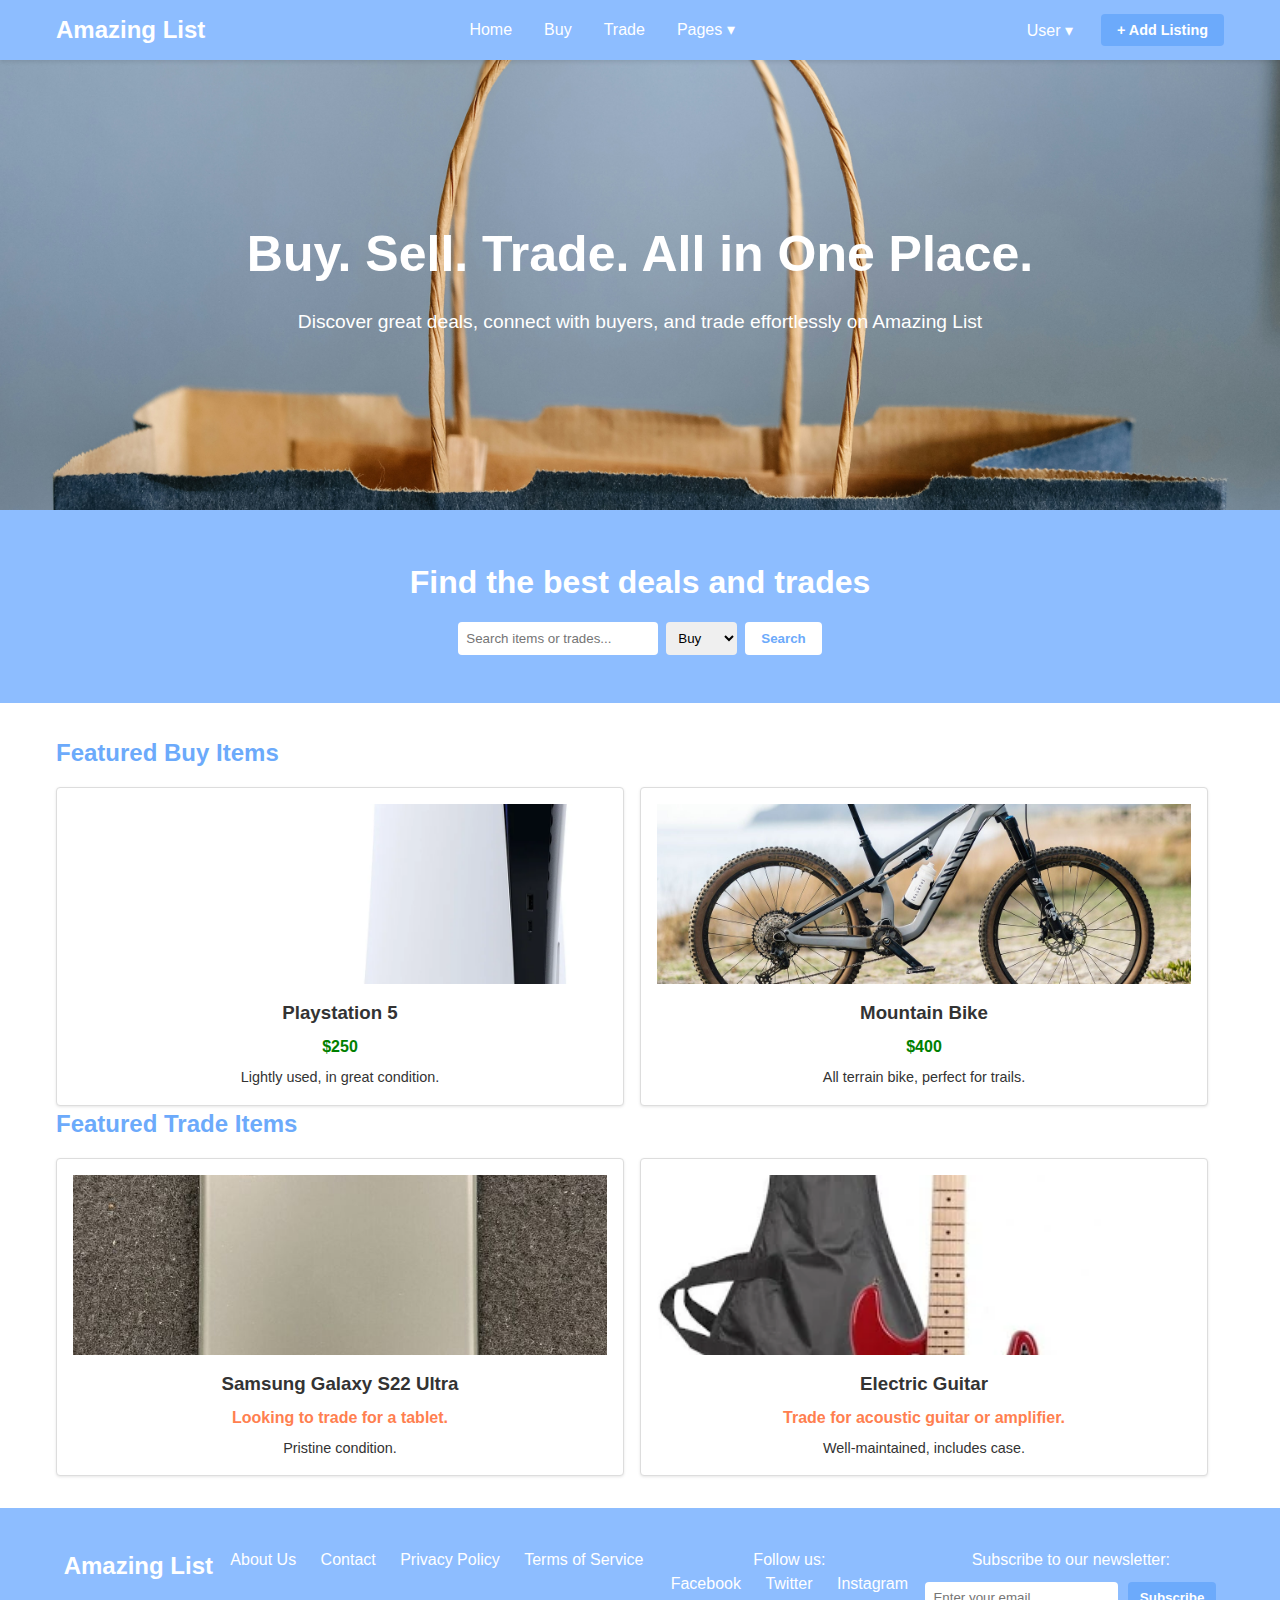
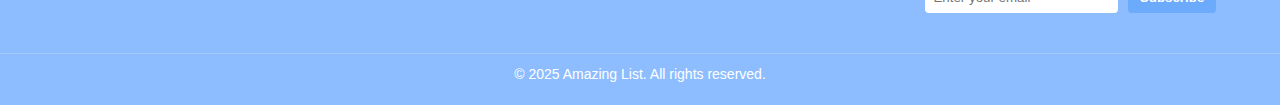
<file: Pages/index.html>
<!DOCTYPE html>
<html lang="en">
<head>
  <meta charset="UTF-8">
  <meta name="viewport" content="width=device-width, initial-scale=1.0">
  <title>Amazing List - Homepage</title>
  <link rel="stylesheet" href="../CSS/style.css">
  <script src="../Script/script.js"></script>
</head>
<body>

    <header class="site-header">
      <div class="header-wrapper">

        <!-- Logo -->
        <div class="logo">
          <a href="./index.html">Amazing List</a>
        </div>


        <!-- Navigation Links -->
        <nav class="nav-links" id="primaryNav">
          <ul>
            <li><a href="index.html">Home</a></li>
            <li><a href="buypage.html">Buy</a></li>
            <li><a href="tradepage.html">Trade</a></li>
            <li class="dropdown">
              <a href="javascript:void(0)">Pages ▾</a>
              <ul class="dropdown-menu">
                <li><a href="my-listings.html">My Listings</a></li>
                <li><a href="profile.html">Profile</a></li>
              </ul>
            </li>
          </ul>
        </nav>

        <!-- User Profile Dropdown -->
        <div class="user-profile-dropdown" id="userDropdown">
          <button class="user-btn" type="button" onclick="toggleProfileMenu()">User ▾</button>
          <ul class="profile-menu" id="profileMenu">
            <li><a href="javascript:void(0)" onclick="openModal()">Sign In</a></li>
            <li><a href="register.php">Register</a></li>
            <li><a href="logout.html">Logout</a></li>
          </ul>
        </div>

        <!-- + Add Listing Button -->
        <button class="add-listing-btn" type="button">+ Add Listing</button>

      </div>
    </header>

  <!-- Hero/Search Section -->

      <div class="hero-image">
      <div class="hero-text">
        <h1 class="hero-title">Buy. Sell. Trade. All in One Place.</h1>
        <p>Discover great deals, connect with buyers, and trade effortlessly on Amazing List</p>
      </div>
    </div>

  <section class="hero-section">
    <div class="hero-content">
      <h1>Find the best deals and trades</h1>
      <div class="search-bar">
        <input 
          type="text" 
          placeholder="Search items or trades..."
          aria-label="Search items or trades">
        <!-- Category Selector -->
        <select aria-label="Category Selector">
          <option value="buy">Buy</option>
          <option value="trade">Trade</option>
        </select>
        <button class="search-btn" type="button">Search</button>
      </div>
    </div>
  </section>

  <!-- Featured Listings Section -->
  <section class="featured-section">
    <h2>Featured Buy Items</h2>
    <div class="featured-listings">
      <!-- Example listing card -->
      <div class="listing-card">
        <img src="../Images/Playstation.webp" alt="Item 1">
        <h3>Playstation 5</h3>
        <p class="listing-price">$250</p>
        <p class="listing-desc">Lightly used, in great condition.</p>
      </div>
      <div class="listing-card">
        <img src="../Images/Mountain Bike.jpg" alt="Item 2">
        <h3>Mountain Bike</h3>
        <p class="listing-price">$400</p>
        <p class="listing-desc">All terrain bike, perfect for trails.</p>
      </div>
      <!-- Add more cards as needed -->
    </div>

    <h2>Featured Trade Items</h2>
    <div class="featured-listings">
      <!-- Example listing card -->
      <div class="listing-card">
        <img src="../Images/Samsung Galaxy 23 Ultra.jpg" alt="Item 3">
        <h3>Samsung Galaxy S22 Ultra</h3>
        <p class="listing-trade">Looking to trade for a tablet.</p>
        <p class="listing-desc">Pristine condition.</p>
      </div>
      <div class="listing-card">
        <img src="../Images/Electric Guitar.webp" alt="Item 4">
        <h3>Electric Guitar</h3>
        <p class="listing-trade">Trade for acoustic guitar or amplifier.</p>
        <p class="listing-desc">Well-maintained, includes case.</p>
      </div>
      <!-- Add more cards as needed -->
    </div>
  </section>

  <!-- Login Modal (initially hidden) -->
  <div id="loginModal" class="modal-overlay">
    <div class="modal-content">
      <span class="close-btn" onclick="closeModal()">&times;</span>
      <h2>Sign In</h2>
      <form class="login-form" action="login.php" method="POST">
        <label for="loginEmail">Email</label>
        <input type="email" id="loginEmail" name="email" placeholder="example@email.com" required>
        <label for="loginPassword">Password</label>
        <input type="password" id="loginPassword" name="password" placeholder="********" required>
        <div class="login-options">
          <label class="remember-me">
            <input type="checkbox" name="remember" value="1"> Remember me
          </label>
          <a href="#" class="forgot-link">Forgot Password?</a>
        </div>
        <button type="submit" class="login-submit-btn">Log In</button>
        <p class="signup-prompt">
          Don't have an account? <a href="register.php">Sign Up</a>
        </p>
      </form>
    </div>
  </div>

  <footer class="site-footer">
    <div class="footer-content">
      <div class="footer-logo">
        <h2>Amazing List</h2>
      </div>

      <div class="footer-links">
        <ul>
          <li><a href="#">About Us</a></li>
          <li><a href="#">Contact</a></li>
          <li><a href="#">Privacy Policy</a></li>
          <li><a href="#">Terms of Service</a></li>
        </ul>
      </div>

      <div class="footer-social">
        <p>Follow us:</p>
        <ul class="social-links">
          <li><a href="#">Facebook</a></li>
          <li><a href="#">Twitter</a></li>
          <li><a href="#">Instagram</a></li>
        </ul>
      </div>

      <div class="footer-newsletter">
        <p>Subscribe to our newsletter:</p>
        <form action="#" method="POST">
          <input type="email" name="email" placeholder="Enter your email" required>
          <button type="submit">Subscribe</button>
        </form>
      </div>
    </div>

    <div class="footer-bottom">
      <p>&copy; 2025 Amazing List. All rights reserved.</p>
    </div>
  </footer>

</body>
</html>
</file>
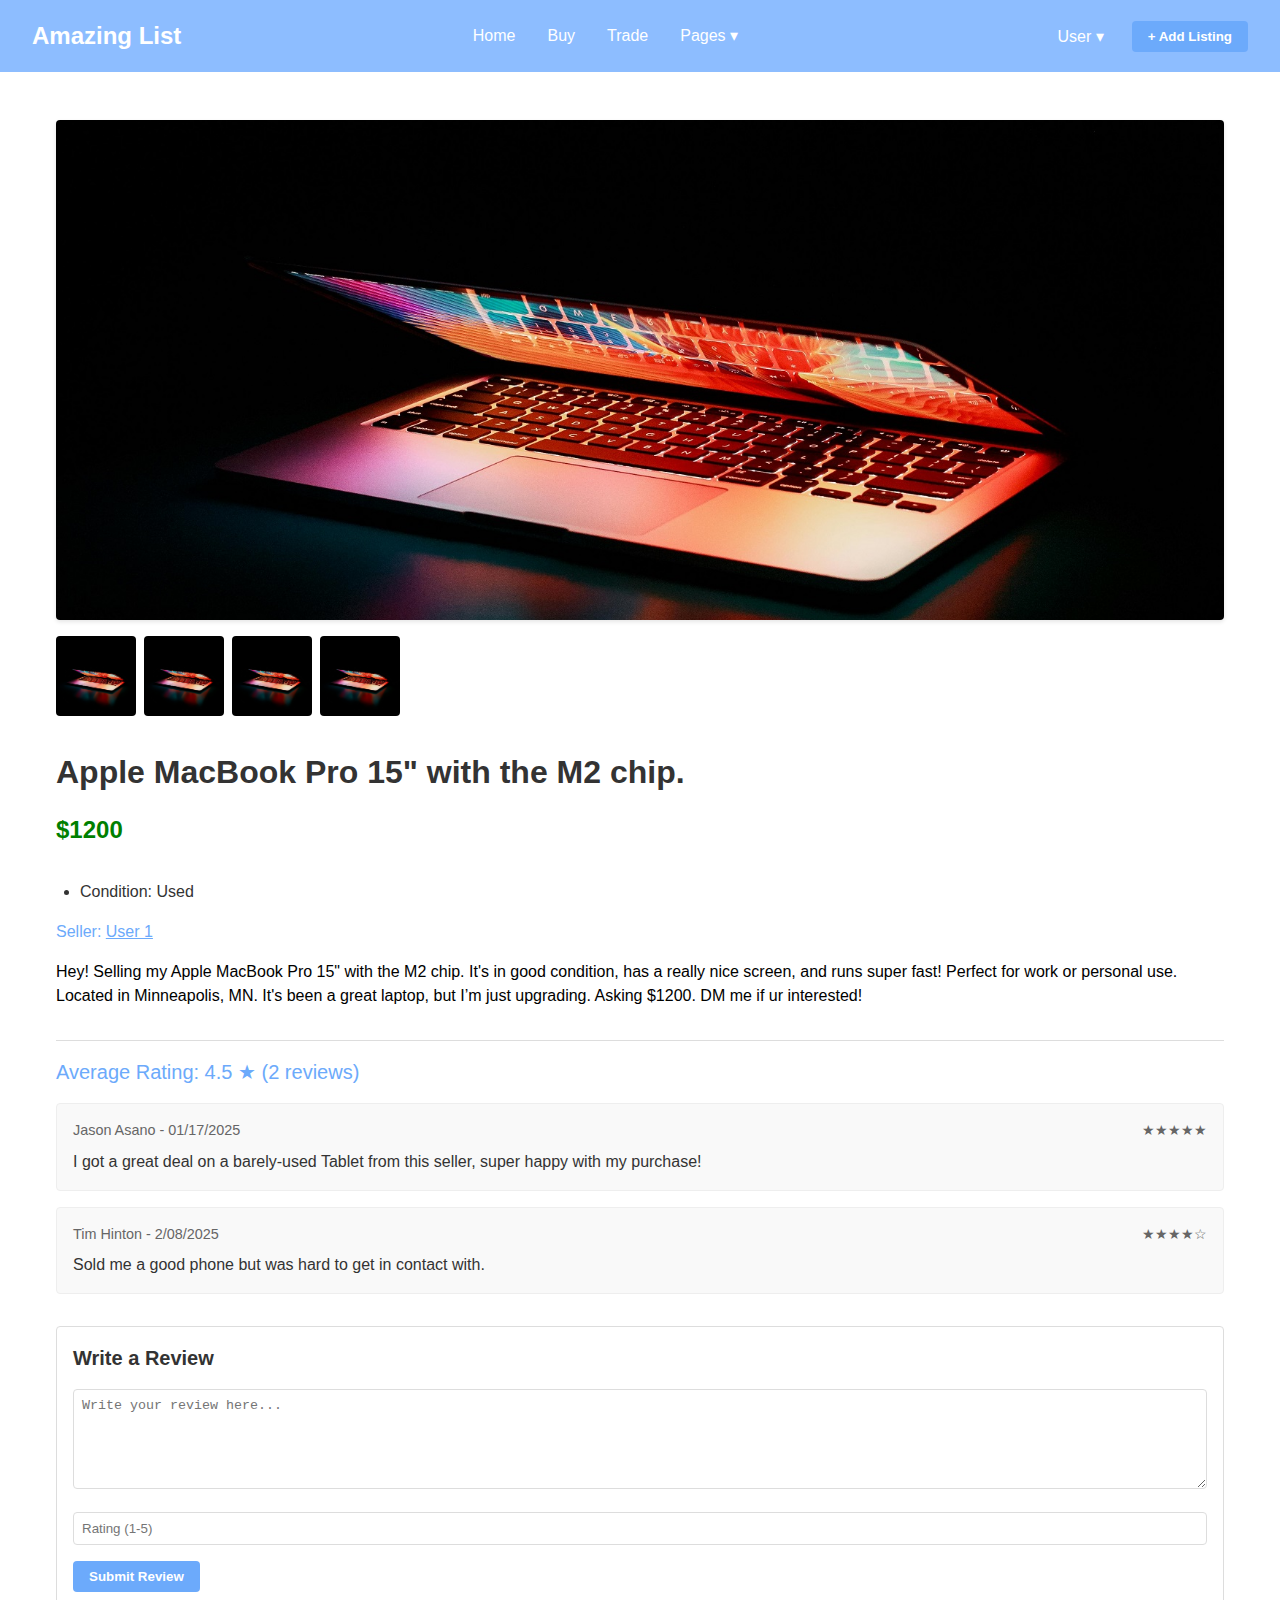
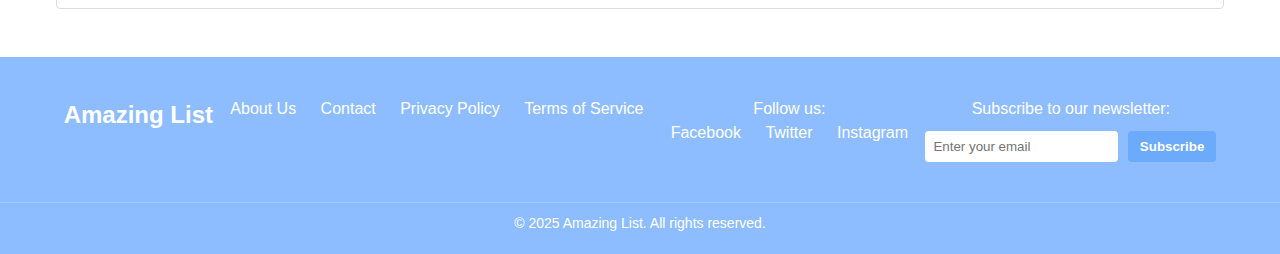
<file: Pages/productlisting.html>
<!DOCTYPE html>
<html lang="en">
<head>
  <meta charset="UTF-8">
  <meta name="viewport" content="width=device-width, initial-scale=1.0">
  <title>Product Details - Amazing List</title>
  <link rel="stylesheet" href="../CSS/productlisting.css">
  <script src="../Script/script.js"></script>
</head>
<body>

  <!-- HEADER (Reused) -->
  <header class="site-header">
    <div class="header-wrapper">
      <div class="logo">
        <a href="index.html">Amazing List</a>
      </div>
      <nav id="mainNav">
        <ul>
          <li><a href="index.html">Home</a></li>
          <li><a href="buypage.html">Buy</a></li>
          <li><a href="tradepage.html">Trade</a></li>
          <li class="dropdown">
            <a href="javascript:void(0)" onclick="toggleDropdownMenu()">Pages ▾</a>
            <ul class="dropdown-menu">
              <li><a href="my-listings.html">My Listings</a></li>
              <li><a href="profile.html">Profile</a></li>
            </ul>
          </li>
        </ul>
      </nav>

      <!-- User Profile Dropdown -->
      <div class="user-profile-dropdown" id="userDropdown">
        <button class="user-btn" type="button" onclick="toggleProfileMenu()">User ▾</button>
        <ul class="profile-menu" id="profileMenu">
          <li><a href="javascript:void(0)" onclick="openModal()">Sign In</a></li>
          <li><a href="register.php">Register</a></li>
          <li><a href="logout.html">Logout</a></li>
        </ul>
      </div>

      <!-- + Add Listing Button -->
      <button class="add-listing-btn" type="button">+ Add Listing</button>
    </div>
  </header>

  <!-- Begin Product Details Content -->
  <div class="product-details">

    <!-- Gallery Section -->
    <div class="product-gallery">
      <!-- Main Image -->
      <img src="../Images/Macbook pro.jpg" alt="Main Product Image" class="main-image">

      <!-- Thumbnail Images -->
      <div class="thumbnail-images">
        <img src="../Images/Macbook pro.jpg" alt="Thumbnail 1">
        <img src="../Images/Macbook pro.jpg" alt="Thumbnail 2">
        <img src="../Images/Macbook pro.jpg" alt="Thumbnail 3">
        <img src="../Images/Macbook pro.jpg" alt="Thumbnail 4">
      </div>
    </div>

    <!-- Product Info Section -->
    <div class="product-info">
      <h1 class="product-title">Apple MacBook Pro 15" with the M2 chip.</h1>
      <p class="product-price">$1200</p>
      <ul class="product-specs">
        <li>Condition: Used</li>
      </ul>
      <p class="seller-info">
        Seller: <a href="#">User 1</a>
      </p>
      <p class="product-description">
        Hey! Selling my Apple MacBook Pro 15" with the M2 chip. It's in good condition, has a really nice screen, and runs super fast! Perfect for work or personal use. Located in Minneapolis, MN. It's been a great laptop, but I’m just upgrading. Asking $1200. DM me if ur interested!

    </p>
    </div>

    <!-- Reviews & Ratings Section -->
    <div class="reviews-section">
      <!-- Average Rating -->
      <div class="average-rating">
        Average Rating: 4.5 ★ (2 reviews)
      </div>

      <!-- List of Reviews -->
      <div class="reviews-list">
        <div class="review">
          <div class="review-header">
            <span>Jason Asano - 01/17/2025</span>
            <span>★★★★★</span>
          </div>
          <div class="review-body">
            I got a great deal on a barely-used Tablet from this seller, super happy with my purchase!          </div>
        </div>
        <div class="review">
          <div class="review-header">
            <span>Tim Hinton - 2/08/2025</span>
            <span>★★★★☆</span>
          </div>
          <div class="review-body">
            Sold me a good phone but was hard to get in contact with.
          </div>
        </div>
      </div>

      <!-- Add a Review Form -->
      <div class="review-form">
        <h3>Write a Review</h3>
        <form action="#" method="POST">
          <textarea name="review" placeholder="Write your review here..." required></textarea>
          <input type="number" name="rating" placeholder="Rating (1-5)" min="1" max="5" required>
          <button type="submit">Submit Review</button>
        </form>
      </div>
    </div>

  </div>

  <!-- Login Modal (initially hidden(Reused))  -->
  <div id="loginModal" class="modal-overlay">
    <div class="modal-content">
      <span class="close-btn" onclick="closeModal()">&times;</span>
      <h2>Sign In</h2>
      <form class="login-form" action="login.php" method="POST">
        <label for="loginEmail">Email</label>
        <input type="email" id="loginEmail" name="email" placeholder="example@email.com" required>
        <label for="loginPassword">Password</label>
        <input type="password" id="loginPassword" name="password" placeholder="********" required>
        <div class="login-options">
          <label class="remember-me">
            <input type="checkbox" name="remember" value="1"> Remember me
          </label>
          <a href="#" class="forgot-link">Forgot Password?</a>
        </div>
        <button type="submit" class="login-submit-btn">Log In</button>
        <p class="signup-prompt">
          Don't have an account? <a href="register.php">Sign Up</a>
        </p>
      </form>
    </div>
  </div>

  <!-- FOOTER (Reused) -->
  <footer class="site-footer">
    <div class="footer-content">
      <div class="footer-logo">
        <h2>Amazing List</h2>
      </div>
      <div class="footer-links">
        <ul>
          <li><a href="#">About Us</a></li>
          <li><a href="#">Contact</a></li>
          <li><a href="#">Privacy Policy</a></li>
          <li><a href="#">Terms of Service</a></li>
        </ul>
      </div>
      <div class="footer-social">
        <p>Follow us:</p>
        <ul class="social-links">
          <li><a href="#">Facebook</a></li>
          <li><a href="#">Twitter</a></li>
          <li><a href="#">Instagram</a></li>
        </ul>
      </div>
      <div class="footer-newsletter">
        <p>Subscribe to our newsletter:</p>
        <form action="#" method="POST">
          <input type="email" name="email" placeholder="Enter your email" required>
          <button type="submit">Subscribe</button>
        </form>
      </div>
    </div>
    <div class="footer-bottom">
      <p>&copy; 2025 Amazing List. All rights reserved.</p>
    </div>
  </footer>

</body>
</html>
</file>
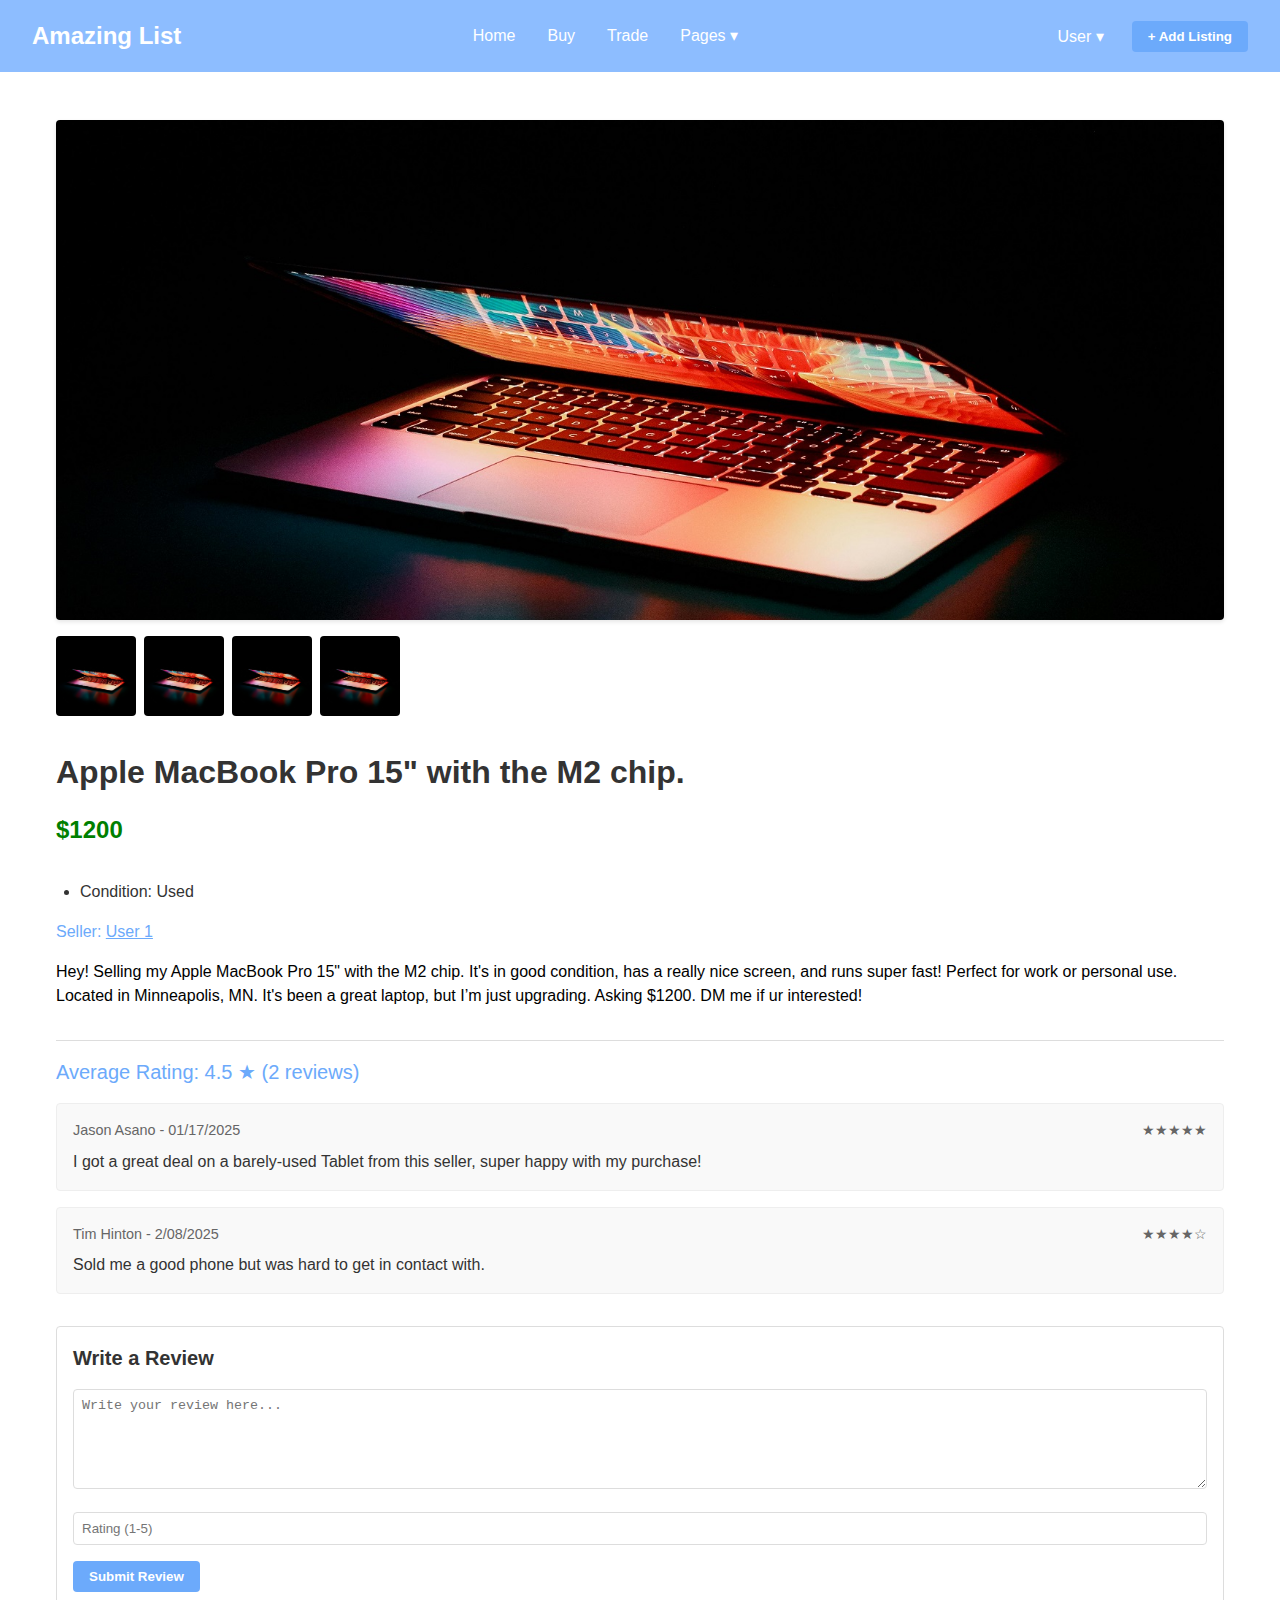
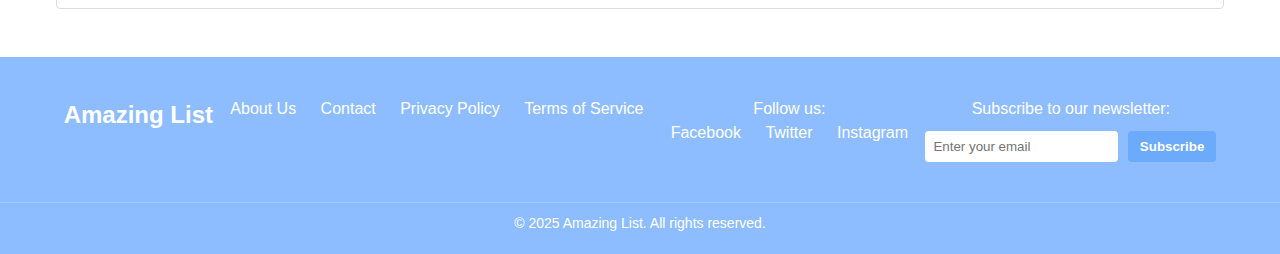
<file: Pages/productlistingtest.html>
<!DOCTYPE html>
<html lang="en">
<head>
  <meta charset="UTF-8">
  <meta name="viewport" content="width=device-width, initial-scale=1.0">
  <title>Product Details - Amazing List</title>
  <link rel="stylesheet" href="../CSS/productlisting.css">
  <script src="../Script/script.js"></script>
</head>
<body>

  <!-- HEADER (Reused) -->
  <header class="site-header">
    <div class="header-wrapper">
      <div class="logo">
        <a href="index.html">Amazing List</a>
      </div>
      <nav id="mainNav">
        <ul>
          <li><a href="index.html">Home</a></li>
          <li><a href="buypage.php">Buy</a></li>
          <li><a href="tradepage.php">Trade</a></li>
          <li class="dropdown">
            <a href="javascript:void(0)" onclick="toggleDropdownMenu()">Pages ▾</a>
            <ul class="dropdown-menu">
              <li><a href="my-listings.html">My Listings</a></li>
              <li><a href="profile.php">Profile</a></li>
            </ul>
          </li>
        </ul>
      </nav>

      <!-- User Profile Dropdown -->
      <div class="user-profile-dropdown" id="userDropdown">
        <button class="user-btn" type="button" onclick="toggleProfileMenu()">User ▾</button>
        <ul class="profile-menu" id="profileMenu">
          <li><a href="javascript:void(0)" onclick="openModal()">Sign In</a></li>
          <li><a href="register.php">Register</a></li>
          <li><a href="logout.php">Logout</a></li>
        </ul>
      </div>

      <!-- + Add Listing Button -->
      <button class="add-listing-btn" type="button">+ Add Listing</button>
    </div>
  </header>

  <!-- Begin Product Details Content -->
  <div class="product-details">

    <!-- Gallery Section -->
    <div class="product-gallery">
      <!-- Main Image -->
      <img src="../Images/Macbook pro.jpg" alt="Main Product Image" class="main-image">

      <!-- Thumbnail Images -->
      <div class="thumbnail-images">
        <img src="../Images/Macbook pro.jpg" alt="Thumbnail 1">
        <img src="../Images/Macbook pro.jpg" alt="Thumbnail 2">
        <img src="../Images/Macbook pro.jpg" alt="Thumbnail 3">
        <img src="../Images/Macbook pro.jpg" alt="Thumbnail 4">
      </div>
    </div>

    <!-- Product Info Section -->
    <div class="product-info">
      <h1 class="product-title">Apple MacBook Pro 15" with the M2 chip.</h1>
      <p class="product-price">$1200</p>
      <ul class="product-specs">
        <li>Condition: Used</li>
      </ul>
      <p class="seller-info">
        Seller: <a href="#">User 1</a>
      </p>
      <p class="product-description">
        Hey! Selling my Apple MacBook Pro 15" with the M2 chip. It's in good condition, has a really nice screen, and runs super fast! Perfect for work or personal use. Located in Minneapolis, MN. It's been a great laptop, but I’m just upgrading. Asking $1200. DM me if ur interested!

    </p>
    </div>

    <!-- Reviews & Ratings Section -->
    <div class="reviews-section">
      <!-- Average Rating -->
      <div class="average-rating">
        Average Rating: 4.5 ★ (2 reviews)
      </div>

      <!-- List of Reviews -->
      <div class="reviews-list">
        <div class="review">
          <div class="review-header">
            <span>Jason Asano - 01/17/2025</span>
            <span>★★★★★</span>
          </div>
          <div class="review-body">
            I got a great deal on a barely-used Tablet from this seller, super happy with my purchase!          </div>
        </div>
        <div class="review">
          <div class="review-header">
            <span>Tim Hinton - 2/08/2025</span>
            <span>★★★★☆</span>
          </div>
          <div class="review-body">
            Sold me a good phone but was hard to get in contact with.
          </div>
        </div>
      </div>

      <!-- Add a Review Form -->
      <div class="review-form">
        <h3>Write a Review</h3>
        <form action="#" method="POST">
          <textarea name="review" placeholder="Write your review here..." required></textarea>
          <input type="number" name="rating" placeholder="Rating (1-5)" min="1" max="5" required>
          <button type="submit">Submit Review</button>
        </form>
      </div>
    </div>

  </div>

  <!-- Login Modal (initially hidden(Reused))  -->
  <div id="loginModal" class="modal-overlay">
    <div class="modal-content">
      <span class="close-btn" onclick="closeModal()">&times;</span>
      <h2>Sign In</h2>
      <form class="login-form" action="login.php" method="POST">
        <label for="loginEmail">Email</label>
        <input type="email" id="loginEmail" name="email" placeholder="example@email.com" required>
        <label for="loginPassword">Password</label>
        <input type="password" id="loginPassword" name="password" placeholder="********" required>
        <div class="login-options">
          <label class="remember-me">
            <input type="checkbox" name="remember" value="1"> Remember me
          </label>
          <a href="#" class="forgot-link">Forgot Password?</a>
        </div>
        <button type="submit" class="login-submit-btn">Log In</button>
        <p class="signup-prompt">
          Don't have an account? <a href="register.php">Sign Up</a>
        </p>
      </form>
    </div>
  </div>

  <!-- FOOTER (Reused) -->
  <footer class="site-footer">
    <div class="footer-content">
      <div class="footer-logo">
        <h2>Amazing List</h2>
      </div>
      <div class="footer-links">
        <ul>
          <li><a href="#">About Us</a></li>
          <li><a href="#">Contact</a></li>
          <li><a href="#">Privacy Policy</a></li>
          <li><a href="#">Terms of Service</a></li>
        </ul>
      </div>
      <div class="footer-social">
        <p>Follow us:</p>
        <ul class="social-links">
          <li><a href="#">Facebook</a></li>
          <li><a href="#">Twitter</a></li>
          <li><a href="#">Instagram</a></li>
        </ul>
      </div>
      <div class="footer-newsletter">
        <p>Subscribe to our newsletter:</p>
        <form action="#" method="POST">
          <input type="email" name="email" placeholder="Enter your email" required>
          <button type="submit">Subscribe</button>
        </form>
      </div>
    </div>
    <div class="footer-bottom">
      <p>&copy; 2025 Amazing List. All rights reserved.</p>
    </div>
  </footer>

</body>
</html>
</file>
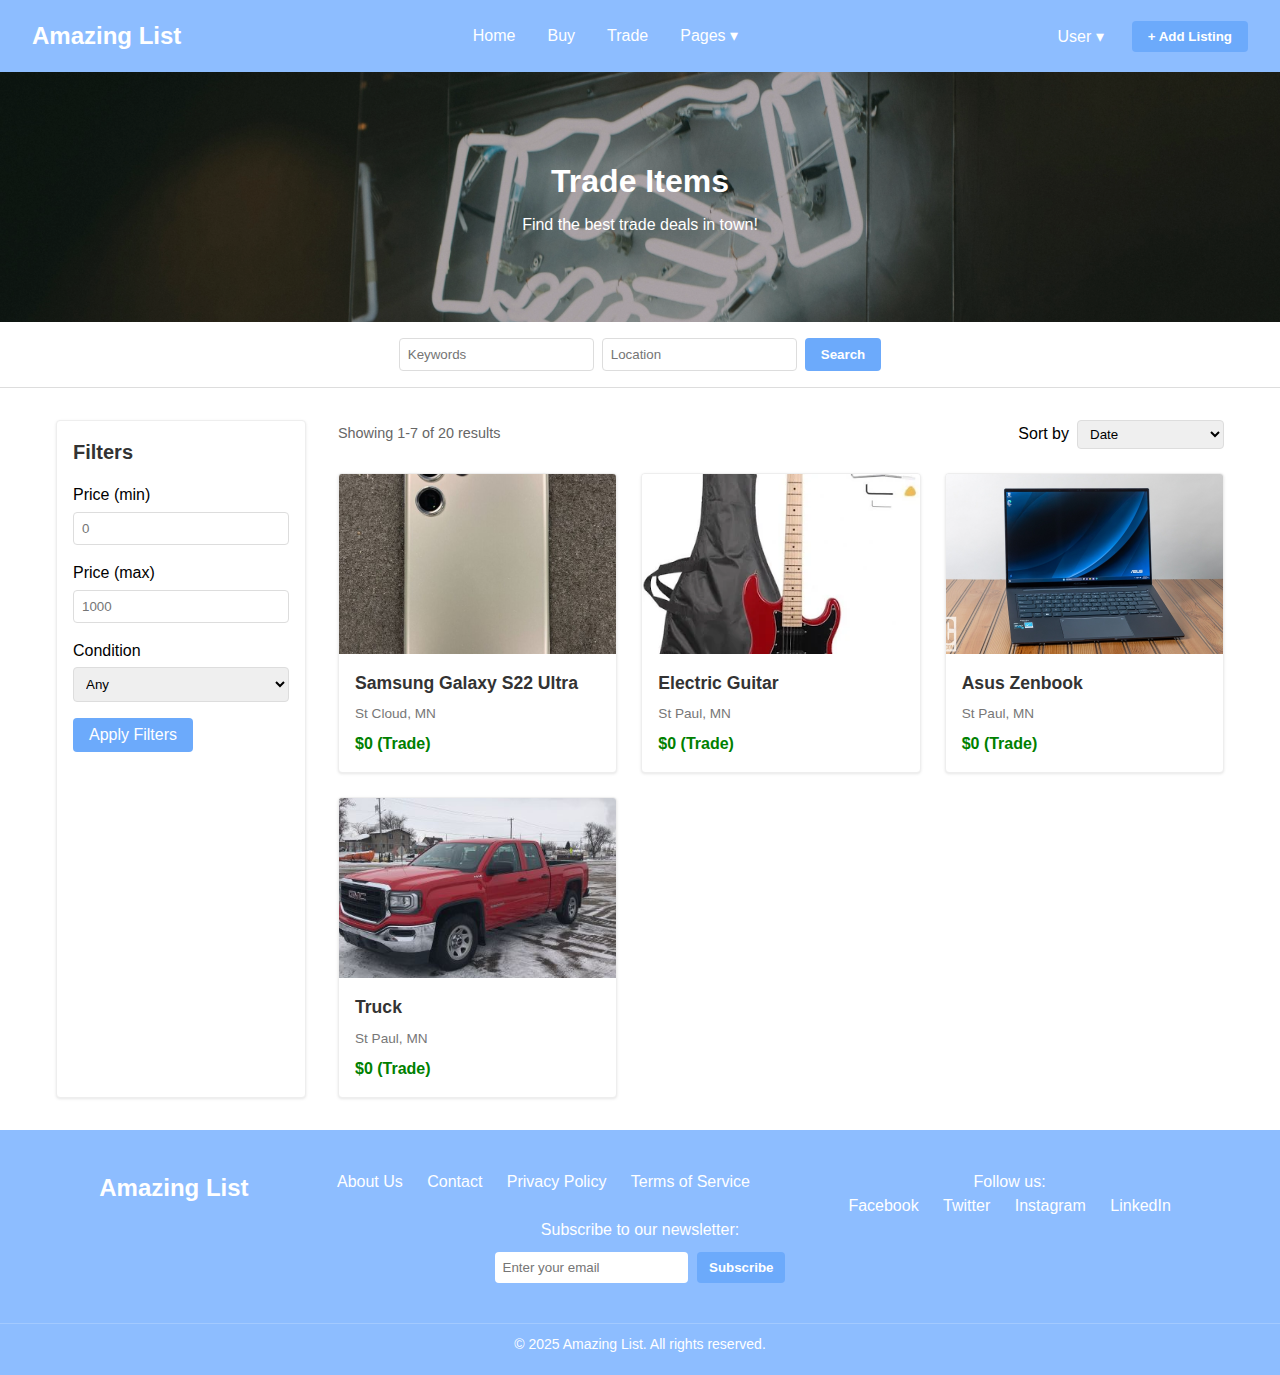
<file: Pages/tradepage.html>
<!DOCTYPE html>
<html lang="en">
<head>
  <meta charset="UTF-8">
  <meta name="viewport" content="width=device-width, initial-scale=1.0">
  <title>Trade - Amazing List</title>
  <link rel="stylesheet" href="../CSS/trade.css">
  <script src="../Script/script.js"></script>
</head>
<body>

  <!-- HEADER (Reused) -->
  <header class="site-header">
    <div class="header-wrapper">
      <div class="logo">
        <a href="index.html">Amazing List</a>
      </div>
      <nav id="mainNav">
        <ul>
          <li><a href="index.html">Home</a></li>
          <li><a href="buypage.html">Buy</a></li>
          <li><a href="tradepage.html">Trade</a></li>
          <li class="dropdown">
            <a href="#">Pages ▾</a>
            <ul class="dropdown-menu">
              <li><a href="my-listings.html">My Listings</a></li>
              <li><a href="profile.html">Profile</a></li>
            </ul>
          </li>
        </ul>
      </nav>

      <!-- User Profile Dropdown -->
      <div class="user-profile-dropdown" id="userDropdown">
        <button class="user-btn" type="button" onclick="toggleProfileMenu()">User ▾</button>
        <ul class="profile-menu" id="profileMenu">
          <li><a href="javascript:void(0)" onclick="openModal()">Sign In</a></li>
          <li><a href="register.php">Register</a></li>
          <li><a href="logout.html">Logout</a></li>
        </ul>
      </div>

      <!-- + Add Listing Button -->
      <button class="add-listing-btn" type="button">+ Add Listing</button>
    </div>
  </header>

  <!-- HERO SECTION with image link (Reused) -->
  <section class="hero-section">
    <div class="hero-content">
      <h1>Trade Items</h1>
      <p>Find the best trade deals in town!</p>
    </div>
  </section>

  <!-- SEARCH BAR SECTION (Reused)-->
  <section class="search-bar-section">
    <div class="search-bar-container">
      <input type="text" placeholder="Keywords" aria-label="Keywords">
      <input type="text" placeholder="Location" aria-label="Location">
      <button class="search-btn" type="button">Search</button>
    </div>
  </section>

  <!-- MAIN CONTAINER: FILTER PANEL + LISTINGS -->
  <div class="main-container">
    <!-- FILTER PANEL -->
    <aside class="filter-panel">
      <h2>Filters</h2>

      <!-- Categories Section -->

      <!-- Additional Filters -->
      <div class="filter-group">
        <label for="priceMin">Price (min)</label>
        <input type="number" id="priceMin" placeholder="0">
      </div>
      <div class="filter-group">
        <label for="priceMax">Price (max)</label>
        <input type="number" id="priceMax" placeholder="1000">
      </div>
      <div class="filter-group">
        <label for="condition">Condition</label>
        <select id="condition">
          <option value="">Any</option>
          <option value="new">New</option>
          <option value="used">Used</option>
          <option value="poor">Poor</option>
        </select>
      </div>
      <button class="filter-btn" type="button">Apply Filters</button>
    </aside>

    <!-- LISTINGS AREA -->
    <section class="listings-area">
        <!-- Listings Header: Sort & Results Info -->
        <div class="listings-header">
          <span>Showing 1-7 of 20 results</span>
          <div class="sort-dropdown">
            <label for="sortBy">Sort by</label>
            <select id="sortBy">
              <option value="date">Date</option>
              <option value="priceLow">Price: Low to High</option>
              <option value="priceHigh">Price: High to Low</option>
            </select>
          </div>
        </div>
        <!-- Grid of Listing Cards -->
        <div class="listings-grid">
          <!-- Listing Card 1 -->
          <div class="listing-card">
            <a href="product-details1.html">
              <img src="../Images/Samsung Galaxy 23 Ultra.jpg" alt="Samsung Galaxy S22 Ultra">
              <div class="listing-info">
                <h3>Samsung Galaxy S22 Ultra</h3>
                <p class="listing-location">St Cloud, MN</p>
                <p class="listing-price">$0 (Trade)</p>
              </div>
            </a>
          </div>
          <!-- Listing Card 2 -->
          <div class="listing-card">
            <a href="product-details2.html">
              <img src="../Images/Electric Guitar.webp" alt="Electric Guitar">
              <div class="listing-info">
                <h3>Electric Guitar</h3>
                <p class="listing-location">St Paul, MN</p>
                <p class="listing-price">$0 (Trade)</p>
              </div>
            </a>
          </div>

          <!-- Listing Card 3 -->
          <div class="listing-card">
            <a href="product-details2.html">
              <img src="../Images/asus-zenbook-14x-oled-q420_3snw.jpg" alt="Asus Zenbook">
              <div class="listing-info">
                <h3>Asus Zenbook</h3>
                <p class="listing-location">St Paul, MN</p>
                <p class="listing-price">$0 (Trade)</p>
              </div>
            </a>
          </div>

          <!-- Listing Card 4 -->
          <div class="listing-card">
            <a href="product-details2.html">
              <img src="../Images/Truck.jpeg" alt="Truck">
              <div class="listing-info">
                <h3>Truck</h3>
                <p class="listing-location">St Paul, MN</p>
                <p class="listing-price">$0 (Trade)</p>
              </div>
            </a>
          </div>


        </div>
    </section>
  </div>

  <!-- Login Modal (initially hidden (Reused)) -->
  <div id="loginModal" class="modal-overlay">
    <div class="modal-content">
      <span class="close-btn" onclick="closeModal()">&times;</span>
      <h2>Sign In</h2>
      <form class="login-form" action="login.php" method="POST">
        <label for="loginEmail">Email</label>
        <input type="email" id="loginEmail" name="email" placeholder="example@email.com" required>
        <label for="loginPassword">Password</label>
        <input type="password" id="loginPassword" name="password" placeholder="********" required>
        <div class="login-options">
          <label class="remember-me">
            <input type="checkbox" name="remember" value="1"> Remember me
          </label>
          <a href="#" class="forgot-link">Forgot Password?</a>
        </div>
        <button type="submit" class="login-submit-btn">Log In</button>
        <p class="signup-prompt">
          Don't have an account? <a href="register.php">Sign Up</a>
        </p>
      </form>
    </div>
  </div>


  <!-- FOOTER (Reused) -->
  <footer class="site-footer">
    <div class="footer-content">
      <div class="footer-logo">
        <h2>Amazing List</h2>
      </div>
      <div class="footer-links">
        <ul>
          <li><a href="#">About Us</a></li>
          <li><a href="#">Contact</a></li>
          <li><a href="#">Privacy Policy</a></li>
          <li><a href="#">Terms of Service</a></li>
        </ul>
      </div>
      <div class="footer-social">
        <p>Follow us:</p>
        <ul class="social-links">
          <li><a href="#">Facebook</a></li>
          <li><a href="#">Twitter</a></li>
          <li><a href="#">Instagram</a></li>
          <li><a href="#">LinkedIn</a></li>
        </ul>
      </div>
      <div class="footer-newsletter">
        <p>Subscribe to our newsletter:</p>
        <form action="#" method="POST">
          <input type="email" name="email" placeholder="Enter your email" required>
          <button type="submit">Subscribe</button>
        </form>
      </div>
    </div>
    <div class="footer-bottom">
      <p>&copy; 2025 Amazing List. All rights reserved.</p>
    </div>
  </footer>


</body>
</html>
</file>
<file: CSS/style.css>
/*          ROOT COLORS         */
:root {
  --sky-blue: #8DBDFF;     
  --button-sky: #6CAAFB;
  --white: #ffffff;
  --text-color: #333;
  --header-height: 60px;
  --hover-bg: rgba(255, 255, 255, 0.2);
}

/*       GLOBAL RESETS          */
* {
  margin: 0;
  padding: 0;
  box-sizing: border-box;
}
body {
  font-family: Arial, sans-serif;
  color: var(--text-color);
  background-color: var(--white);
  line-height: 1.5;
}
 }
  a {
    text-decoration: none;
    color: inherit;
  }
/*         HEADER STYLES        */
.site-header {
  background-color: var(--sky-blue);
  color: var(--white);
  height: var(--header-height);
  display: flex;
  align-items: center;
  position: relative;
  z-index: 999;
  box-shadow: 0 2px 4px rgba(0,0,0,0.1);
}
.header-wrapper {
  width: 100%;
  max-width: 1200px;
  margin: 0 auto;
  padding: 0 1rem;
  display: flex;
  align-items: center;
  justify-content: space-between;
}
.logo a {
  text-decoration: none;
  color: var(--white);
  font-size: 1.5rem;
  font-weight: bold;
  transition: opacity 0.3s ease;
}
.logo a:hover {
  opacity: 0.8;
}

/* Mobile Menu Toggle (desktop hidden, shown on mobile) */
.mobile-menu-toggle {
  display: none;
  background: none;
  border: none;
  font-size: 1.5rem;
  color: var(--white);
  cursor: pointer;
}

	/* Navigation Styles */
	nav {
	  display: table; /* shrink-to-fit */
	  margin: 0 auto; /* centers the nav in its container */
	}

	nav ul {
	  list-style: none;
	  display: flex;
	  align-items: center;
	}

	nav li {
	  position: relative;
	}

	nav a {
	  display: block;
	  padding: 0.5rem 1rem;
	  text-decoration: none;
	  color: var(--white);
	  transition: background-color 0.3s ease;
	}

	nav a:hover {
	  background-color: var(--hover-bg);
	}


	/* Dropdown Menu Styles */
	.dropdown-menu {
	  display: none; /* Hidden by default */
	  position: absolute;
	  top: 100%;
	  left: 0;
	  background-color: var(--sky-blue);
	  list-style: none;
	  padding: 0.5rem 0;
	  min-width: 150px;
	  border-radius: 4px;
	  box-shadow: 0 2px 4px rgba(0, 0, 0, 0.2);
	  z-index: 1000;
	}

	.dropdown:hover .dropdown-menu {
	  display: block;
	}

	.dropdown-menu li a {
	  padding: 0.5rem 1rem;
	}

/* User Profile Dropdown (Sign In button) */
.user-profile-dropdown {
  position: relative;
  margin-left: 1rem;
}
.user-btn {
  background: none;
  border: none;
  color: var(--white);
  font-size: 1rem;
  padding: 0.5rem 0.75rem;
  cursor: pointer;
  border-radius: 4px;
  transition: background-color 0.3s ease;
}
.user-btn:hover {
  background-color: var(--hover-bg);
}
.profile-menu {
  position: absolute;
  right: 0;
  top: calc(var(--header-height));
  background-color: var(--sky-blue);
  display: none;
  list-style: none;
  padding: 0.5rem 0;
  margin: 0;
  min-width: 120px;
  border-radius: 4px;
  box-shadow: 0 2px 4px rgba(0,0,0,0.2);
  text-align: right;
}
.profile-menu li {
  margin: 0;
}
.profile-menu a {
  display: block;
  padding: 0.5rem 1rem;
}
.profile-menu a:hover {
  background-color: var(--hover-bg);
}
.user-profile-dropdown.show .profile-menu {
  display: block;
}

/* + Add Listing Button */
.add-listing-btn {
  background-color: var(--button-sky);
  color: var(--white);
  border: none;
  padding: 0.5rem 1rem;
  font-size: 0.9rem;
  font-weight: 600;
  border-radius: 4px;
  cursor: pointer;
  transition: opacity 0.3s ease;
  margin-left: 1rem;
}
.add-listing-btn:hover {
  opacity: 0.8;
}

/* Button for opening modal */
.open-modal-btn {
  background-color: var(--button-sky);
  color: var(--white);
  border: none;
  padding: 0.6rem 1rem;
  border-radius: 4px;
  cursor: pointer;
  font-weight: 600;
  transition: opacity 0.3s ease;
}
.open-modal-btn:hover {
  opacity: 0.8;
}

/* Responsive - Hide the desktop nav, show the mobile menu toggle */
@media (max-width: 768px) {
  .mobile-menu-toggle {
    display: block;
  }
  .nav-links {
    display: none; 
    flex-direction: column;
    background-color: var(--sky-blue);
    position: absolute;
    top: var(--header-height);
    left: 0;
    width: 100%;
    padding: 1rem 0;
  }
  .nav-links ul {
    flex-direction: column;
    gap: 0;
  }
  .nav-links li {
    width: 100%;
    border-top: 1px solid var(--hover-bg);
  }
  .nav-links li:first-child {
    border-top: none;
  }
  .nav-links a {
    width: 100%;
    display: block;
  }
  .user-profile-dropdown {
    display: none;
  }
  .add-listing-btn {
    display: none;
  }
}

/*     SIGN-IN STYLES     */
.modal-overlay {
  position: fixed;
  top: 0;
  left: 0;
  width: 100%;
  height: 100%;
  background-color: rgba(0,0,0,0.5);
  display: none; /* hidden by default */
  justify-content: center;
  align-items: center;
  z-index: 9999; /* Above header, etc. */
}
.modal-overlay.show {
  display: flex;
}
.modal-content {
  background-color: var(--white);
  width: 90%;
  max-width: 400px;
  border-radius: 6px;
  padding: 2rem;
  box-shadow: 0 4px 10px rgba(0,0,0,0.3);
  position: relative;
}
.close-btn {
  position: absolute;
  top: 0.5rem;
  right: 0.75rem;
  font-size: 1.5rem;
  cursor: pointer;
  color: #aaa;
}
.close-btn:hover {
  color: #333;
}
.login-form {
  display: flex;
  flex-direction: column;
  gap: 1rem;
}
.login-form label {
  font-weight: 500;
}
.login-form input {
  padding: 0.5rem;
  border: 1px solid #ddd;
  border-radius: 4px;
}
.login-options {
  display: flex;
  justify-content: space-between;
  font-size: 0.875rem;
}
.forgot-link {
  color: var(--button-sky);
  text-decoration: none;
}
.forgot-link:hover {
  text-decoration: underline;
}
.login-submit-btn {
  background-color: var(--button-sky);
  color: var(--white);
  border: none;
  padding: 0.6rem 1rem;
  border-radius: 4px;
  cursor: pointer;
  font-weight: 600;
  transition: opacity 0.3s ease;
}
.login-submit-btn:hover {
  opacity: 0.8;
}
.signup-prompt {
  text-align: center;
  font-size: 0.9rem;
}
.signup-prompt a {
  color: var(--button-sky);
  text-decoration: none;
}
.signup-prompt a:hover {
  text-decoration: underline;
}

/*    HERO IMAGE SECTIONS       */
.hero-image {
  position: relative;
  text-align: center;
  color: var(--white);
  background: url('../Images/Sale\ bag.jpg') center/cover no-repeat;
  min-height: 50vh;
  display: flex;
  justify-content: center;
  align-items: center;
}
.hero-text {
  text-align: center;
}
.hero-title {
  font-size: 50px;
}
.hero-text h1 {
  font-size: 50px;
  margin-bottom: 1rem;
}
.hero-text p {
  font-size: 1.2rem;
  margin-bottom: 1rem;
}
.hero-text button {
  background-color: var(--button-sky);
  color: var(--white);
  border: none;
  padding: 0.7rem 1.2rem;
  font-size: 1rem;
  border-radius: 4px;
  cursor: pointer;
  transition: opacity 0.3s ease;
}
.hero-text button:hover {
  opacity: 0.8;
}

/* other Hero Search Section */
.hero-section {
  background-color: var(--sky-blue);
  padding: 3rem 1rem;
  color: var(--white);
  text-align: center;
}
.hero-content {
  max-width: 800px;
  margin: 0 auto;
}
.search-bar {
  margin-top: 1rem;
  display: inline-flex;
  gap: 0.5rem;
}
.search-bar input,
.search-bar select {
  padding: 0.5rem;
  border-radius: 4px;
  border: none;
}
.search-bar input {
  width: 200px;
}
.search-btn {
  background-color: var(--white);
  color: var(--button-sky);
  border: none;
  border-radius: 4px;
  padding: 0.5rem 1rem;
  cursor: pointer;
  font-weight: 600;
}

/*   FEATURED LISTINGS SECTION  */
.featured-section {
  max-width: 1200px;
  margin: 2rem auto;
  padding: 0 1rem;
}
.featured-section h2 {
  margin-bottom: 1rem;
  color: var(--button-sky);
}
.featured-listings {
  display: flex;
  flex-wrap: wrap;
  gap: 1rem;
}
.listing-card {
  background-color: var(--white);
  border: 1px solid #ddd;
  border-radius: 4px;
  width: calc(50% - 1rem); /* 2 columns on desktop */
  padding: 1rem;
  box-shadow: 0 1px 3px rgba(0,0,0,0.1);
  text-align: center;
}
.listing-card img {
  width: 100%;
  height: 180px;
  object-fit: cover;
}
.listing-card h3 {
  margin: 0.5rem 0;
}
.listing-price {
  color: green;
  font-weight: bold;
}
.listing-trade {
  color: #FF7F50; /*contrasting color for trades */
  font-weight: bold;
}
.listing-desc {
  font-size: 0.9rem;
  margin-top: 0.5rem;
}

/* Responsive listings */
@media (max-width: 768px) {
  .listing-card {
    width: 100%; /* Single column on mobile */
  }
}

/*         FOOTER STYLES        */
.site-footer {
  background-color: var(--sky-blue);
  color: var(--white);
  text-align: center;
  padding: 20px 0;
}
.site-footer .footer-content {
  display: flex;
  flex-wrap: wrap;
  justify-content: space-around;
  max-width: 1200px;
  margin: auto;
  padding: 20px;
}

/* Footer Logo */
.site-footer .footer-logo h2 {
  font-size: 1.5rem;
  margin-bottom: 10px;
}

/* Footer Links & Social */
.site-footer .footer-links ul,
.site-footer .footer-social ul {
  list-style: none;
  padding: 0;
  margin: 0;
}

.site-footer .footer-links ul li,
.site-footer .footer-social ul li {
  display: inline;
  margin: 0 10px;
}
.site-footer .footer-links a,
.site-footer .footer-social a {
  color: var(--white);
  text-decoration: none;
  font-weight: 500;
  transition: opacity 0.3s ease;
}
.site-footer .footer-links a:hover,
.site-footer .footer-social a:hover {
  opacity: 0.8;
}

/* Footer Newsletter */
.site-footer .footer-newsletter p {
  margin-bottom: 10px;
  font-weight: 500;
}
.site-footer .footer-newsletter input {
  padding: 8px;
  border: none;
  border-radius: 4px;
  margin-right: 5px;
}
.site-footer .footer-newsletter button {
  background-color: var(--button-sky);
  color: var(--white);
  border: none;
  padding: 8px 12px;
  font-weight: bold;
  cursor: pointer;
  border-radius: 4px;
  transition: opacity 0.3s ease;
}
.site-footer .footer-newsletter button:hover {
  opacity: 0.8;
}

/* Footer Bottom */
.site-footer .footer-bottom {
  margin-top: 20px;
  border-top: 1px solid rgba(255, 255, 255, 0.2);
  padding-top: 10px;
  font-size: 0.875rem;
}
.site-footer .footer-bottom p {
  margin: 0;
}

/* Responsive Footer */
@media (max-width: 768px) {
  .site-footer .footer-content {
    flex-direction: column;
    align-items: center;
    text-align: center;
  }
  .site-footer .footer-links ul li,
  .site-footer .footer-social ul li {
    display: inline-block;
    margin: 5px;
  }
}
</file>
<file: CSS/productlisting.css>
/* -----------------------------------------
   Root Colors & Global Resets
----------------------------------------- */
:root {
    --white: #ffffff;
    --sky-blue: #8DBDFF;
    --sky-blue-dark: #6CAAFB;
    --text-color: #333;
    --hover-bg: rgba(255,255,255,0.2);
    --light-gray: #f9f9f9;
  }
  * {
    margin: 0;
    padding: 0;
    box-sizing: border-box;
  }
  body {
    font-family: Arial, sans-serif;
    background-color: var(--white);
    color: var (--text-color);
    line-height: 1.5;
  }
  a {
    text-decoration: none;
    color: inherit;
  }
  img {
    display: block;
    width: 100%;
    height: auto;
  }
  
  /* -----------------------------------------
     HEADER STYLES
  ----------------------------------------- */
  .site-header {
    background-color: var(--sky-blue);
    color: var(--white);
    padding: 1rem 2rem;
    display: flex;
    align-items: center;
    justify-content: space-between;
    position: relative;
  }
  .header-wrapper {
    display: flex;
    align-items: center;
    justify-content: space-between;
    width: 100%;
  }
  .logo a {
    font-size: 1.5rem;
    font-weight: bold;
    color: var(--white);
  }
  .mobile-toggle {
    display: none;
    background: none;
    border: none;
    font-size: 1.5rem;
    color: var(--white);
    cursor: pointer;
  }
	/* Navigation Styles */
	nav {
	  display: table; /* shrink-to-fit */
	  margin: 0 auto; /* centers the nav in its container */
	}

	nav ul {
	  list-style: none;
	  display: flex;
	  align-items: center;
	}

	nav li {
	  position: relative;
	}

	nav a {
	  display: block;
	  padding: 0.5rem 1rem;
	  text-decoration: none;
	  color: var(--white);
	  transition: background-color 0.3s ease;
	}

	nav a:hover {
	  background-color: var(--hover-bg);
	}


	/* Dropdown Menu Styles */
	.dropdown-menu {
	  display: none; /* Hidden by default */
	  position: absolute;
	  top: 100%;
	  left: 0;
	  background-color: var(--sky-blue);
	  list-style: none;
	  padding: 0.5rem 0;
	  min-width: 150px;
	  border-radius: 4px;
	  box-shadow: 0 2px 4px rgba(0, 0, 0, 0.2);
	  z-index: 1000;
	}

	.dropdown:hover .dropdown-menu {
	  display: block;
	}

	.dropdown-menu li a {
	  padding: 0.5rem 1rem;
	}
  .user-profile-dropdown {
    position: relative;
    margin-left: 1rem;
  }
  .user-btn {
    background: none;
    border: none;
    color: var(--white);
    font-size: 1rem;
    padding: 0.5rem 0.75rem;
    cursor: pointer;
  }
  .add-listing-btn {
    background-color: var(--sky-blue-dark);
    color: var(--white);
    border: none;
    padding: 0.5rem 1rem;
    border-radius: 4px;
    cursor: pointer;
    font-weight: 600;
    margin-left: 1rem;
  }
  @media (max-width: 768px) {
    .mobile-toggle {
      display: block;
    }
    #mainNav {
      display: none;
      flex-direction: column;
      background-color: var(--sky-blue);
      position: absolute;
      top: 60px;
      left: 0;
      width: 100%;
      padding: 1rem 0;
    }
    #mainNav ul {
      flex-direction: column;
    }
  }
  


/* -------------------------------
   PRODUCT DETAILS PAGE STYLES
------------------------------- */

/* Container for Product Details */
.product-details {
    max-width: 1200px;
    margin: 2rem auto;
    padding: 1rem;
    display: flex;
    flex-direction: column;
    gap: 2rem;
  }
  
  /* -------------------------------
     Gallery Section
  ------------------------------- */
  .product-gallery {
    display: flex;
    flex-direction: column;
    gap: 1rem;
  }
  
  .product-gallery .main-image {
    width: 100%;
    height: auto;         
    max-height: 500px;    
    object-fit: cover; 
    border-radius: 4px;
    box-shadow: 0 2px 4px rgba(0,0,0,0.1);
  }
  
  .thumbnail-images {
    display: flex;
    gap: 0.5rem;
  }
  
  .thumbnail-images img {
    width: 80px;
    height: 80px;
    object-fit: cover;
    border-radius: 4px;
    cursor: pointer;
    transition: transform 0.3s ease;
  }
  
  .thumbnail-images img:hover {
    transform: scale(1.05);
  }
  
  /* -------------------------------
     Product Info Section
  ------------------------------- */
  .product-info {
    display: flex;
    flex-direction: column;
    gap: 1rem;
  }
  
  .product-title {
    font-size: 2rem;
    font-weight: bold;
    color: var(--text-color);
  }
  
  .product-price {
    font-size: 1.5rem;
    font-weight: bold;
    color: green;
    margin-bottom: 1rem;
  }
  
  .product-specs {
    list-style: disc;
    padding-left: 1.5rem;
    color: var(--text-color);
  }
  
  .seller-info {
    font-size: 1rem;
    color: var(--sky-blue-dark);
  }
  
  .seller-info a {
    color: var(--sky-blue-dark);
    text-decoration: underline;
    transition: opacity 0.3s ease;
  }
  
  .seller-info a:hover {
    opacity: 0.8;
  }
  
  /* -------------------------------
     Reviews & Ratings Section
  ------------------------------- */
  .reviews-section {
    border-top: 1px solid #ddd;
    padding-top: 1rem;
  }
  
  .average-rating {
    font-size: 1.25rem;
    margin-bottom: 0.5rem;
    color: var(--sky-blue-dark);
  }
  
  .reviews-list {
    margin-top: 1rem;
    display: flex;
    flex-direction: column;
    gap: 1rem;
  }
  
  .review {
    border: 1px solid #eee;
    border-radius: 4px;
    padding: 1rem;
    background-color: var(--light-gray);
  }
  
  .review-header {
    display: flex;
    justify-content: space-between;
    align-items: center;
    margin-bottom: 0.5rem;
    font-size: 0.9rem;
    color: #666;
  }
  
  .review-body {
    font-size: 1rem;
    color: var(--text-color);
  }
  
  /* -------------------------------
     Add a Review Form
  ------------------------------- */
  .review-form {
    margin-top: 2rem;
    padding: 1rem;
    border: 1px solid #ddd;
    border-radius: 4px;
    background-color: var(--white);
  }
  
  .review-form h3 {
    margin-bottom: 1rem;
    font-size: 1.25rem;
    color: var(--text-color);
  }
  
  .review-form textarea {
    width: 100%;
    min-height: 100px;
    padding: 0.5rem;
    border: 1px solid #ddd;
    border-radius: 4px;
    resize: vertical;
    margin-bottom: 1rem;
  }
  
  .review-form input[type="text"],
  .review-form input[type="number"] {
    width: 100%;
    padding: 0.5rem;
    border: 1px solid #ddd;
    border-radius: 4px;
    margin-bottom: 1rem;
  }
  
  .review-form button {
    background-color: var(--sky-blue-dark);
    color: var(--white);
    border: none;
    padding: 0.5rem 1rem;
    border-radius: 4px;
    cursor: pointer;
    font-weight: bold;
    transition: opacity 0.3s ease;
  }
  
  .review-form button:hover {
    opacity: 0.8;
  }
  
  /* -------------------------------
     Responsive Adjustments
  ------------------------------- */
  @media (max-width: 768px) {
    .product-gallery .main-image {
      height: 250px;
    }
    .thumbnail-images img {
      width: 60px;
      height: 60px;
    }
    .product-title {
      font-size: 1.5rem;
    }
    .product-price {
      font-size: 1.25rem;
    }
  }
    /* -----------------------------------------
     FOOTER STYLES
  ----------------------------------------- */
  .site-footer {
    background-color: var(--sky-blue);
    color: var(--white);
    text-align: center;
    padding: 20px 0;
  }
  .site-footer .footer-content {
    display: flex;
    flex-wrap: wrap;
    justify-content: space-around;
    max-width: 1200px;
    margin: auto;
    padding: 20px;
  }
  .site-footer .footer-logo h2 {
    font-size: 1.5rem;
    margin-bottom: 10px;
  }
  .site-footer .footer-links ul,
  .site-footer .footer-social ul {
    list-style: none;
    padding: 0;
    margin: 0;
  }
  .site-footer .footer-links ul li,
  .site-footer .footer-social ul li {
    display: inline;
    margin: 0 10px;
  }
  .site-footer .footer-links a,
  .site-footer .footer-social a {
    color: var(--white);
    text-decoration: none;
    font-weight: 500;
    transition: opacity 0.3s ease;
  }
  .site-footer .footer-links a:hover,
  .site-footer .footer-social a:hover {
    opacity: 0.8;
  }
  .site-footer .footer-newsletter p {
    margin-bottom: 10px;
    font-weight: 500;
  }
  .site-footer .footer-newsletter input {
    padding: 8px;
    border: none;
    border-radius: 4px;
    margin-right: 5px;
  }
  .site-footer .footer-newsletter button {
    background-color: var(--sky-blue-dark);
    color: var(--white);
    border: none;
    padding: 8px 12px;
    font-weight: bold;
    cursor: pointer;
    border-radius: 4px;
    transition: opacity 0.3s ease;
  }
  .site-footer .footer-newsletter button:hover {
    opacity: 0.8;
  }
  .site-footer .footer-bottom {
    margin-top: 20px;
    border-top: 1px solid rgba(255,255,255,0.2);
    padding-top: 10px;
    font-size: 0.875rem;
  }
  .site-footer .footer-bottom p {
    margin: 0;
  }
  @media (max-width: 768px) {
    .site-footer .footer-content {
      flex-direction: column;
      align-items: center;
      text-align: center;
    }
    .site-footer .footer-links ul li,
    .site-footer .footer-social ul li {
      display: inline-block;
      margin: 5px;
    }
  }

  /* Sign-In Modal Styles */
  .modal-overlay {
    position: fixed;
    top: 0;
    left: 0;
    width: 100%;
    height: 100%;
    background-color: rgba(0,0,0,0.5);
    display: none; 
    justify-content: center;
    align-items: center;
    z-index: 9999; 
  }
  .modal-overlay.show {
    display: flex;
  }
  .modal-content {
    background-color: var(--white);
    width: 90%;
    max-width: 400px;
    border-radius: 6px;
    padding: 2rem;
    box-shadow: 0 4px 10px rgba(0,0,0,0.3);
    position: relative;
  }
  .close-btn {
    position: absolute;
    top: 0.5rem;
    right: 0.75rem;
    font-size: 1.5rem;
    cursor: pointer;
    color: #aaa;
  }
  .close-btn:hover {
    color: #333;
  }
  .login-form {
    display: flex;
    flex-direction: column;
    gap: 1rem;
  }
  .login-form label {
    font-weight: 500;
  }
  .login-form input {
    padding: 0.5rem;
    border: 1px solid #ddd;
    border-radius: 4px;
  }
  .login-options {
    display: flex;
    justify-content: space-between;
    font-size: 0.875rem;
  }
  .forgot-link {
    color: var(--sky-blue-dark);
    text-decoration: none;
  }
  .forgot-link:hover {
    text-decoration: underline;
  }
  .login-submit-btn {
    background-color: var(--sky-blue-dark);
    color: var(--white);
    border: none;
    padding: 0.6rem 1rem;
    border-radius: 4px;
    cursor: pointer;
    font-weight: 600;
    transition: opacity 0.3s ease;
  }
  .login-submit-btn:hover {
    opacity: 0.8;
  }
  .signup-prompt {
    text-align: center;
    font-size: 0.9rem;
  }
  .signup-prompt a {
    color: var(--sky-blue-dark);
    text-decoration: none;
  }
  .signup-prompt a:hover {
    text-decoration: underline;
  }

  /* User Profile Dropdown (Sign In button) */
.user-profile-dropdown {
  position: relative;
  margin-left: 1rem;
}
.user-btn {
  background: none;
  border: none;
  color: var(--white);
  font-size: 1rem;
  padding: 0.5rem 0.75rem;
  cursor: pointer;
  border-radius: 4px;
  transition: background-color 0.3s ease;
}
.user-btn:hover {
  background-color: var(--hover-bg);
}
.profile-menu {
  position: absolute;
  right: 0;
  top: calc(var(--header-height));
  background-color: var(--sky-blue);
  display: none;
  list-style: none;
  padding: 0.5rem 0;
  margin: 0;
  min-width: 120px;
  border-radius: 4px;
  box-shadow: 0 2px 4px rgba(0,0,0,0.2);
  text-align: right;
  z-index: 1000; /* Higher than the hero image */
}
.profile-menu li {
  margin: 0;
}
.profile-menu a {
  display: block;
  padding: 0.5rem 1rem;
}
.profile-menu a:hover {
  background-color: var(--hover-bg);
}
.user-profile-dropdown.show .profile-menu {
  display: block;
}
</file>
<file: CSS/trade.css>
/* -----------------------------------------
   Root Colors & Global Resets
----------------------------------------- */
:root {
    --white: #ffffff;
    --sky-blue: #8DBDFF;
    --sky-blue-dark: #6CAAFB;
    --text-color: #333;
    --hover-bg: rgba(255,255,255,0.2);
    --light-gray: #f9f9f9;
  }
  * {
    margin: 0;
    padding: 0;
    box-sizing: border-box;
  }
  body {
    font-family: Arial, sans-serif;
    background-color: var(--white);
    color: var (--text-color);
    line-height: 1.5;
  }
  a {
    text-decoration: none;
    color: inherit;
  }
  img {
    display: block;
    width: 100%;
    height: auto;
  }
  
  /* -----------------------------------------
     HEADER STYLES
  ----------------------------------------- */
  .site-header {
    background-color: var(--sky-blue);
    color: var(--white);
    padding: 1rem 2rem;
    display: flex;
    align-items: center;
    justify-content: space-between;
    position: relative;
  }
  .header-wrapper {
    display: flex;
    align-items: center;
    justify-content: space-between;
    width: 100%;
  }
  .logo a {
    font-size: 1.5rem;
    font-weight: bold;
    color: var(--white);
  }
  
	/* Navigation Styles */

	nav {
	  display: table; /* shrink-to-fit */
	  margin: 0 auto; /* centers the nav in its container */
	}

	nav ul {
	  list-style: none;
	  display: flex;
	  align-items: center;
	}

	nav li {
	  position: relative;
	}

	nav a {
	  display: block;
	  padding: 0.5rem 1rem;
	  text-decoration: none;
	  color: var(--white);
	  transition: background-color 0.3s ease;
	}

	nav a:hover {
	  background-color: var(--hover-bg);
	}
	/* Dropdown Menu Styles */
	.dropdown-menu {
	  display: none; /* Hidden by default */
	  position: absolute;
	  top: 100%;
	  left: 0;
	  background-color: var(--sky-blue);
	  list-style: none;
	  padding: 0.5rem 0;
	  min-width: 150px;
	  border-radius: 4px;
	  box-shadow: 0 2px 4px rgba(0, 0, 0, 0.2);
	  z-index: 1000;
	}

	.dropdown:hover .dropdown-menu {
	  display: block;
	}

	.dropdown-menu li a {
	  padding: 0.5rem 1rem;
	}
  .user-profile-dropdown {
    position: relative;
    margin-left: 1rem;
  }
  .user-btn {
    background: none;
    border: none;
    color: var(--white);
    font-size: 1rem;
    padding: 0.5rem 0.75rem;
    cursor: pointer;
  }
  .add-listing-btn {
    background-color: var(--sky-blue-dark);
    color: var(--white);
    border: none;
    padding: 0.5rem 1rem;
    border-radius: 4px;
    cursor: pointer;
    font-weight: 600;
    margin-left: 1rem;
  }

  
  /* -----------------------------------------
     HERO SECTION
  ----------------------------------------- */
  .hero-section {
    position: relative;
    background: url('../Images/Trade.jpg') center/cover no-repeat;
    height: 250px;
    display: flex;
    align-items: center;
    justify-content: center;
    text-align: center;
    color: var(--white);
  }
  .hero-section::before {
    content: "";
    position: absolute;
    top: 0; left: 0; right: 0; bottom: 0;
    background-color: rgba(0,0,0,0.3);
  }
  .hero-content {
    position: relative;
    z-index: 1;
  }
  .hero-content h1 {
    font-size: 2rem;
    margin-bottom: 0.5rem;
  }
  .hero-content p {
    font-size: 1rem;
  }

  /* Makes hero images fill their container */
  .hero-img {
    width: 100%;
    height: 100%;
    object-fit: cover;
    display: block;
  }
  
  /* -----------------------------------------
     SEARCH BAR SECTION
  ----------------------------------------- */
  .search-bar-section {
    background-color: var(--white);
    border-bottom: 1px solid #ddd;
    padding: 1rem;
    text-align: center;
  }
  .search-bar-container {
    display: inline-flex;
    gap: 0.5rem;
  }
  .search-bar-container input {
    padding: 0.5rem;
    border: 1px solid #ddd;
    border-radius: 4px;
  }
  .search-btn {
    background-color: var(--sky-blue-dark);
    color: var(--white);
    border: none;
    padding: 0.5rem 1rem;
    border-radius: 4px;
    cursor: pointer;
    font-weight: 600;
    transition: opacity 0.3s ease;
  }
  .search-btn:hover {
    opacity: 0.8;
  }
  
  /* -----------------------------------------
     MAIN CONTAINER (Filter Panel + Listings)
  ----------------------------------------- */
  .main-container {
    max-width: 1200px;
    margin: 2rem auto;
    display: flex;
    gap: 2rem;
    padding: 0 1rem;
  }
  @media (max-width: 992px) {
    .main-container {
      flex-direction: column;
    }
  }
  
  /* -----------------------------------------
     FILTER PANEL
  ----------------------------------------- */
  .filter-panel {
    flex: 0 0 250px;
    background-color: var(--white);
    border: 1px solid #eee;
    border-radius: 4px;
    padding: 1rem;
    box-shadow: 0 1px 3px rgba(0,0,0,0.1);
  }
  .filter-panel h2 {
    font-size: 1.25rem;
    margin-bottom: 1rem;
    color: var(--text-color);
  }
  .filter-group {
    margin-bottom: 1rem;
  }
  .filter-group label {
    display: block;
    margin-bottom: 0.3rem;
    font-weight: 500;
  }
  .filter-group input,
  .filter-group select {
    width: 100%;
    padding: 0.5rem;
    border: 1px solid #ddd;
    border-radius: 4px;
  }
  /* Categories Section inside Filter Panel */
  .filter-categories {
    margin-bottom: 1rem;
  }
  .filter-categories h3 {
    margin-bottom: 0.5rem;
    font-size: 1rem;
    font-weight: 600;
  }
  .filter-categories ul {
    list-style: none;
    padding: 0;
    margin: 0;
  }
  .filter-categories li {
    margin-bottom: 0.3rem;
  }
  .filter-categories a {
    color: var(--sky-blue-dark);
    transition: opacity 0.3s ease;
  }
  .filter-categories a:hover {
    opacity: 0.8;
  }
  .filter-btn {
    background-color: var(--sky-blue-dark);
    color: var(--white);
    border: none;
    padding: 0.5rem 1rem;
    border-radius: 4px;
    font-size: 1rem;
    cursor: pointer;
    transition: opacity 0.3s ease;
  }
  .filter-btn:hover {
    opacity: 0.8;
  }
  
  /* -----------------------------------------
     LISTINGS AREA
  ----------------------------------------- */
  .listings-area {
    flex: 1;
    display: flex;
    flex-direction: column;
    gap: 1.5rem;
  }
  .listings-header {
    display: flex;
    justify-content: space-between;
    align-items: center;
    flex-wrap: wrap;
  }
  .listings-header span {
    font-size: 0.9rem;
    color: #666;
  }
  .sort-dropdown {
    display: flex;
    align-items: center;
    gap: 0.5rem;
  }
  .sort-dropdown select {
    padding: 0.3rem 0.5rem;
    border: 1px solid #ddd;
    border-radius: 4px;
  }
  /* Listings Grid */
  .listings-grid {
    display: grid;
    grid-template-columns: repeat(auto-fit, minmax(250px, 1fr));
    gap: 1.5rem;
  }
  .listing-card {
    background-color: var(--white);
    border: 1px solid #eee;
    border-radius: 4px;
    box-shadow: 0 1px 3px rgba(0,0,0,0.1);
    overflow: hidden;
    transition: transform 0.3s ease;
  }
  .listing-card:hover {
    transform: translateY(-5px);
  }
  .listing-card img {
    width: 100%;
    height: 180px;
    object-fit: cover;
  }
  .listing-info {
    padding: 1rem;
  }
  .listing-info h3 {
    font-size: 1.1rem;
    margin-bottom: 0.5rem;
    color: var(--text-color);
  }
  .listing-location {
    font-size: 0.85rem;
    color: #777;
    margin-bottom: 0.5rem;
  }
  .listing-price {
    font-size: 1rem;
    font-weight: bold;
    color: green;
  }
  
  /* -----------------------------------------
     FOOTER STYLES
  ----------------------------------------- */
  .site-footer {
    background-color: var(--sky-blue);
    color: var(--white);
    text-align: center;
    padding: 20px 0;
  }
  .site-footer .footer-content {
    display: flex;
    flex-wrap: wrap;
    justify-content: space-around;
    max-width: 1200px;
    margin: auto;
    padding: 20px;
  }
  .site-footer .footer-logo h2 {
    font-size: 1.5rem;
    margin-bottom: 10px;
  }
  .site-footer .footer-links ul,
  .site-footer .footer-social ul {
    list-style: none;
    padding: 0;
    margin: 0;
  }
  .site-footer .footer-links ul li,
  .site-footer .footer-social ul li {
    display: inline;
    margin: 0 10px;
  }
  .site-footer .footer-links a,
  .site-footer .footer-social a {
    color: var(--white);
    text-decoration: none;
    font-weight: 500;
    transition: opacity 0.3s ease;
  }
  .site-footer .footer-links a:hover,
  .site-footer .footer-social a:hover {
    opacity: 0.8;
  }
  .site-footer .footer-newsletter p {
    margin-bottom: 10px;
    font-weight: 500;
  }
  .site-footer .footer-newsletter input {
    padding: 8px;
    border: none;
    border-radius: 4px;
    margin-right: 5px;
  }
  .site-footer .footer-newsletter button {
    background-color: var(--sky-blue-dark);
    color: var(--white);
    border: none;
    padding: 8px 12px;
    font-weight: bold;
    cursor: pointer;
    border-radius: 4px;
    transition: opacity 0.3s ease;
  }
  .site-footer .footer-newsletter button:hover {
    opacity: 0.8;
  }
  .site-footer .footer-bottom {
    margin-top: 20px;
    border-top: 1px solid rgba(255,255,255,0.2);
    padding-top: 10px;
    font-size: 0.875rem;
  }
  .site-footer .footer-bottom p {
    margin: 0;
  }
  @media (max-width: 768px) {
    .site-footer .footer-content {
      flex-direction: column;
      align-items: center;
      text-align: center;
    }
    .site-footer .footer-links ul li,
    .site-footer .footer-social ul li {
      display: inline-block;
      margin: 5px;
    }
  }

  /* Sign-In Modal Styles */
  .modal-overlay {
    position: fixed;
    top: 0;
    left: 0;
    width: 100%;
    height: 100%;
    background-color: rgba(0,0,0,0.5);
    display: none; /* hidden by default */
    justify-content: center;
    align-items: center;
    z-index: 9999; /* Above header, etc. */
  }
  .modal-overlay.show {
    display: flex;
  }
  .modal-content {
    background-color: var(--white);
    width: 90%;
    max-width: 400px;
    border-radius: 6px;
    padding: 2rem;
    box-shadow: 0 4px 10px rgba(0,0,0,0.3);
    position: relative;
  }
  .close-btn {
    position: absolute;
    top: 0.5rem;
    right: 0.75rem;
    font-size: 1.5rem;
    cursor: pointer;
    color: #aaa;
  }
  .close-btn:hover {
    color: #333;
  }
  .login-form {
    display: flex;
    flex-direction: column;
    gap: 1rem;
  }
  .login-form label {
    font-weight: 500;
  }
  .login-form input {
    padding: 0.5rem;
    border: 1px solid #ddd;
    border-radius: 4px;
  }
  .login-options {
    display: flex;
    justify-content: space-between;
    font-size: 0.875rem;
  }
  .forgot-link {
    color: var(--sky-blue-dark);
    text-decoration: none;
  }
  .forgot-link:hover {
    text-decoration: underline;
  }
  .login-submit-btn {
    background-color: var(--sky-blue-dark);
    color: var(--white);
    border: none;
    padding: 0.6rem 1rem;
    border-radius: 4px;
    cursor: pointer;
    font-weight: 600;
    transition: opacity 0.3s ease;
  }
  .login-submit-btn:hover {
    opacity: 0.8;
  }
  .signup-prompt {
    text-align: center;
    font-size: 0.9rem;
  }
  .signup-prompt a {
    color: var(--sky-blue-dark);
    text-decoration: none;
  }
  .signup-prompt a:hover {
    text-decoration: underline;
  }

  /* User Profile Dropdown (Sign In button) */
.user-profile-dropdown {
  position: relative;
  margin-left: 1rem;
}
.user-btn {
  background: none;
  border: none;
  color: var(--white);
  font-size: 1rem;
  padding: 0.5rem 0.75rem;
  cursor: pointer;
  border-radius: 4px;
  transition: background-color 0.3s ease;
}
.user-btn:hover {
  background-color: var(--hover-bg);
}
.profile-menu {
  position: absolute;
  right: 0;
  top: calc(var(--header-height));
  background-color: var(--sky-blue);
  display: none;
  list-style: none;
  padding: 0.5rem 0;
  margin: 0;
  min-width: 120px;
  border-radius: 4px;
  box-shadow: 0 2px 4px rgba(0,0,0,0.2);
  text-align: right;
  z-index: 1000; /* Higher than the hero image */
}
.profile-menu li {
  margin: 0;
}
.profile-menu a {
  display: block;
  padding: 0.5rem 1rem;
}
.profile-menu a:hover {
  background-color: var(--hover-bg);
}
.user-profile-dropdown.show .profile-menu {
  display: block;
}
</file>
